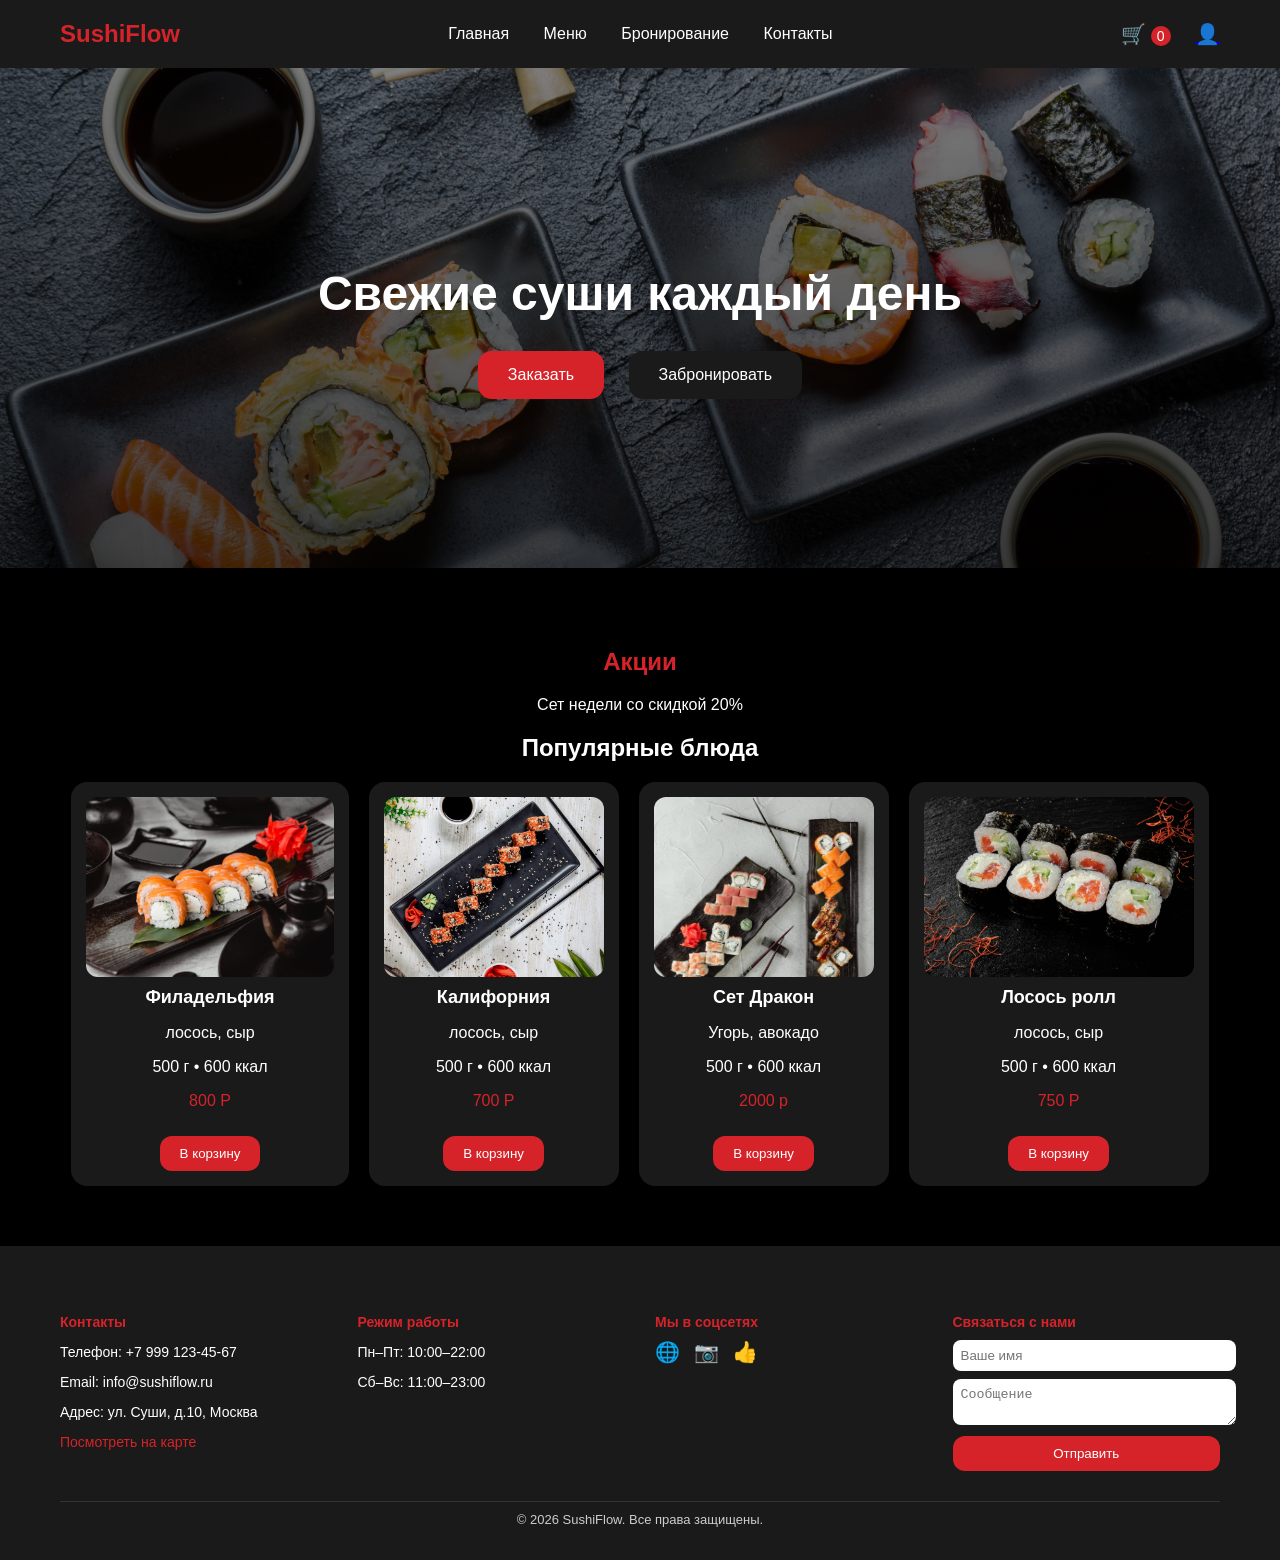
<file: index.html>
<!DOCTYPE html>
<html lang="ru">
<head>
    <meta charset="UTF-8">
    <meta name="viewport" content="width=device-width, initial-scale=1.0">
    <title>SushiFlow</title>
    <link rel="stylesheet" href="index.css">
</head>
<body>
    <header>
        <div class="logo">SushiFlow</div>
       <nav>
  <a href="index.html">Главная</a>
  <a href="menu.html">Меню</a>
  <a href="booking.html">Бронирование</a>
  <a href="contacts.html">Контакты</a>
</nav>
       <div class="icons">
        <span id="cart">🛒<span id="cart-count">0</span></span>
        <span><a href="profile.html">👤</a></span>
        </div>
    </header>
    <section class="hero">
        <h1>Свежие суши каждый  день</h1>
        <div class="buttons">
           <button class="order" onclick="window.location.href='menu.html'">Заказать</button>
<button class="reserve" onclick="window.location.href='booking.html'">Забронировать</button>
        </div>
    </section>
    <section class="menu">
  <h2 id="ac">Акции</h2>
  <p style="text-align:center;">Сет недели со скидкой 20%</p>
        <h2>Популярные блюда</h2>
        <div class="grid">
            <div class="card">
                <div class="img-wrap">
                <img src="img/fil.jpg" alt="">
                </div>
                <h3>Филадельфия</h3>
                <p>лосось, сыр</p>
                <p>500 г • 600 ккал</p>
                <p class="price">800 P</p>
                <button class="add">В корзину</button>
            </div>
            <div class="card">
                <div class="img-wrap">
               <img src="img/cal.jpg" alt="">
                </div>
                <h3>Калифорния</h3>
                <p>лосось, сыр</p>
<p>500 г • 600 ккал</p>
<p class="price">700 P</p>
                <button class="add">В корзину</button>
            </div>
            <div class="card">
                <div class="img-wrap">
                <img src="img/set.jpg" alt="">
                </div>
                <h3>Сет Дракон</h3>
    <p>Угорь, авокадо</p>
    <p>500 г • 600 ккал</p>
    <p class="price">2000 p</p>
    <button class="add">В корзину</button>
            </div>
            <div class="card">
                <div class="img-wrap">
                <img src="img/los.jpg" alt="">
                </div>
                <h3>Лосось ролл</h3>
                <p>лосось, сыр</p>
                <p>500 г • 600 ккал</p>
                <p class="price">750 P</p>
                <button class="add">В корзину</button>
            </div>    
        </div>
    </section>
    <footer id="contacts">
  <div class="footer-container">

    <div class="footer-section">
      <h4>Контакты</h4>
      <p>Телефон: +7 999 123-45-67</p>
      <p>Email: info@sushiflow.ru</p>
      <p>Адрес: ул. Суши, д.10, Москва</p>
      <a href="https://www.google.com/maps" target="_blank">Посмотреть на карте</a>
    </div>

    <div class="footer-section">
      <h4>Режим работы</h4>
      <p>Пн–Пт: 10:00–22:00</p>
      <p>Сб–Вс: 11:00–23:00</p>
    </div>

    <div class="footer-section">
      <h4>Мы в соцсетях</h4>
      <div class="social-icons">
        <a href="#" target="_blank">🌐</a>
        <a href="#" target="_blank">📷</a>
        <a href="#" target="_blank">👍</a>
      </div>
    </div>

    <div class="footer-section">
      <h4>Связаться с нами</h4>
      <form id="contact-form">
        <input type="text" placeholder="Ваше имя" required>
        <textarea placeholder="Сообщение" required></textarea>
        <button type="submit">Отправить</button>
      </form>
    </div>

  </div>

  <p class="footer-bottom">© 2026 SushiFlow. Все права защищены.</p>
</footer>
    <script src="index.js"></script>
</body>
</html>
</file>
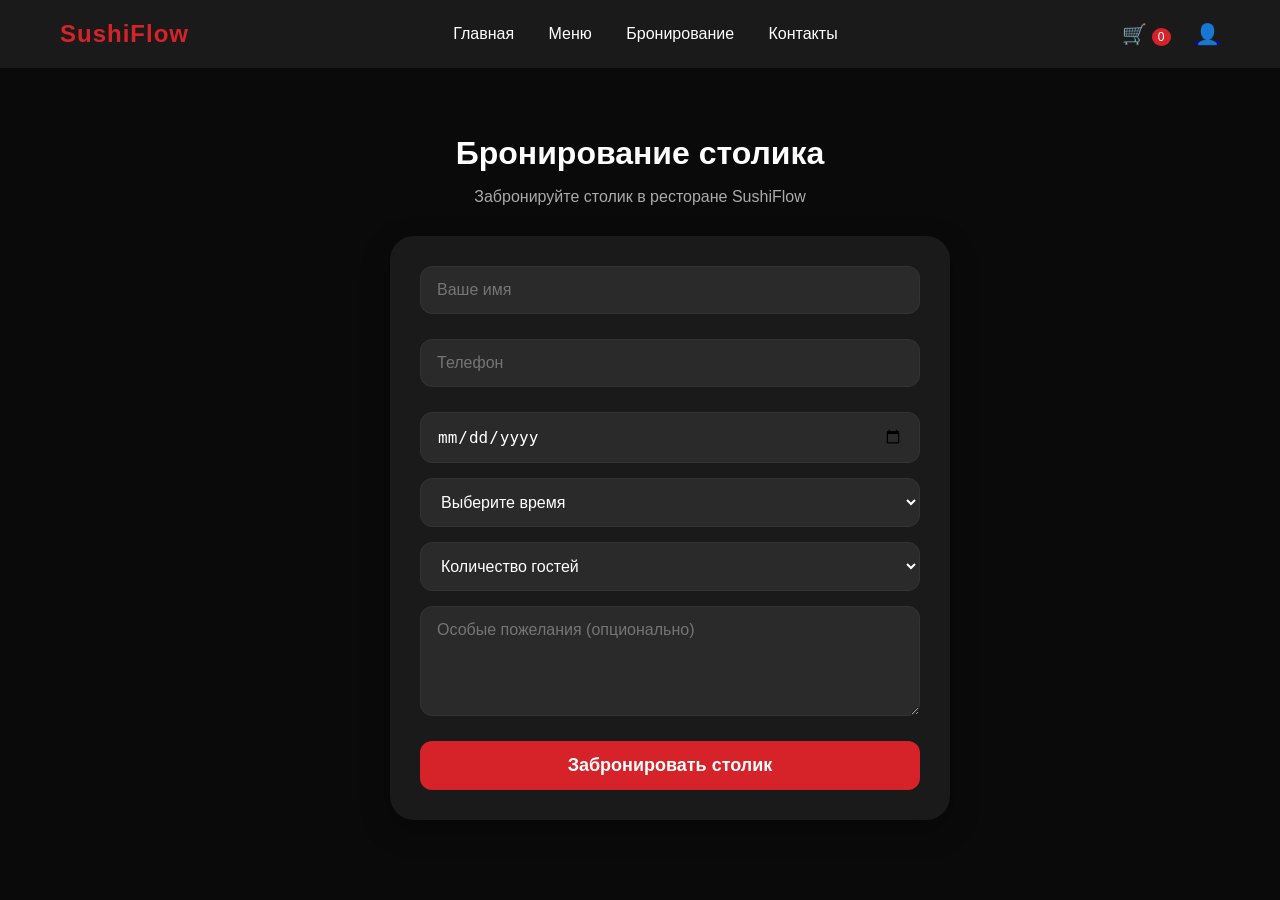
<file: booking.html>
<!DOCTYPE html>
<html lang="ru">
<head>
<meta charset="UTF-8">
<title>Бронирование | SushiFlow</title>
<link rel="stylesheet" href="booking.css">
</head>

<body>
 <header>
        <div class="logo">SushiFlow</div>
       <nav>
  <a href="index.html">Главная</a>
  <a href="menu.html">Меню</a>
  <a href="booking.html">Бронирование</a>
  <a href="contacts.html">Контакты</a>
</nav>
       <div class="icons">
        <span class="cart-icon">🛒<span id="cart-count">0</span></span>
        <span><a href="profile.html">👤</a></span>
        </div>
    </header>
<section class="menu">
  <h2>Бронирование столика</h2>
  <p class="subtitle">Забронируйте столик в ресторане SushiFlow</p>
<form id="booking-form" class="booking-form">

  <input type="text" id="booking-name" placeholder="Ваше имя" required>
  <div class="error-message" id="name-error"></div>

  <input type="tel" id="booking-phone" placeholder="Телефон" required>
  <div class="error-message" id="phone-error"></div>

  <input type="date" id="booking-date" required>

  <select id="booking-time" required>
    <option value="" disabled selected>Выберите время</option>
    <option>12:00</option>
    <option>13:00</option>
    <option>14:00</option>
    <option>15:00</option>
    <option>16:00</option>
    <option>17:00</option>
    <option>18:00</option>
    <option>19:00</option>
    <option>20:00</option>
    <option>21:00</option>
    <option>22:00</option>
  </select>

  <select id="booking-guests" required>
    <option value="" disabled selected>Количество гостей</option>
    <option>1</option>
    <option>2</option>
    <option>3</option>
    <option>4</option>
    <option>5</option>
    <option>6</option>
    <option>7</option>
    <option>8</option>
    <option>9</option>
    <option>10+</option>
  </select>

  <textarea id="booking-comment" placeholder="Особые пожелания (опционально)"></textarea>

  <button type="submit">Забронировать столик</button>
</form>
<div id="booking-result" class="result-message"></div>
</section>
 <script src="index.js"></script>
</body>
</html>
</file>
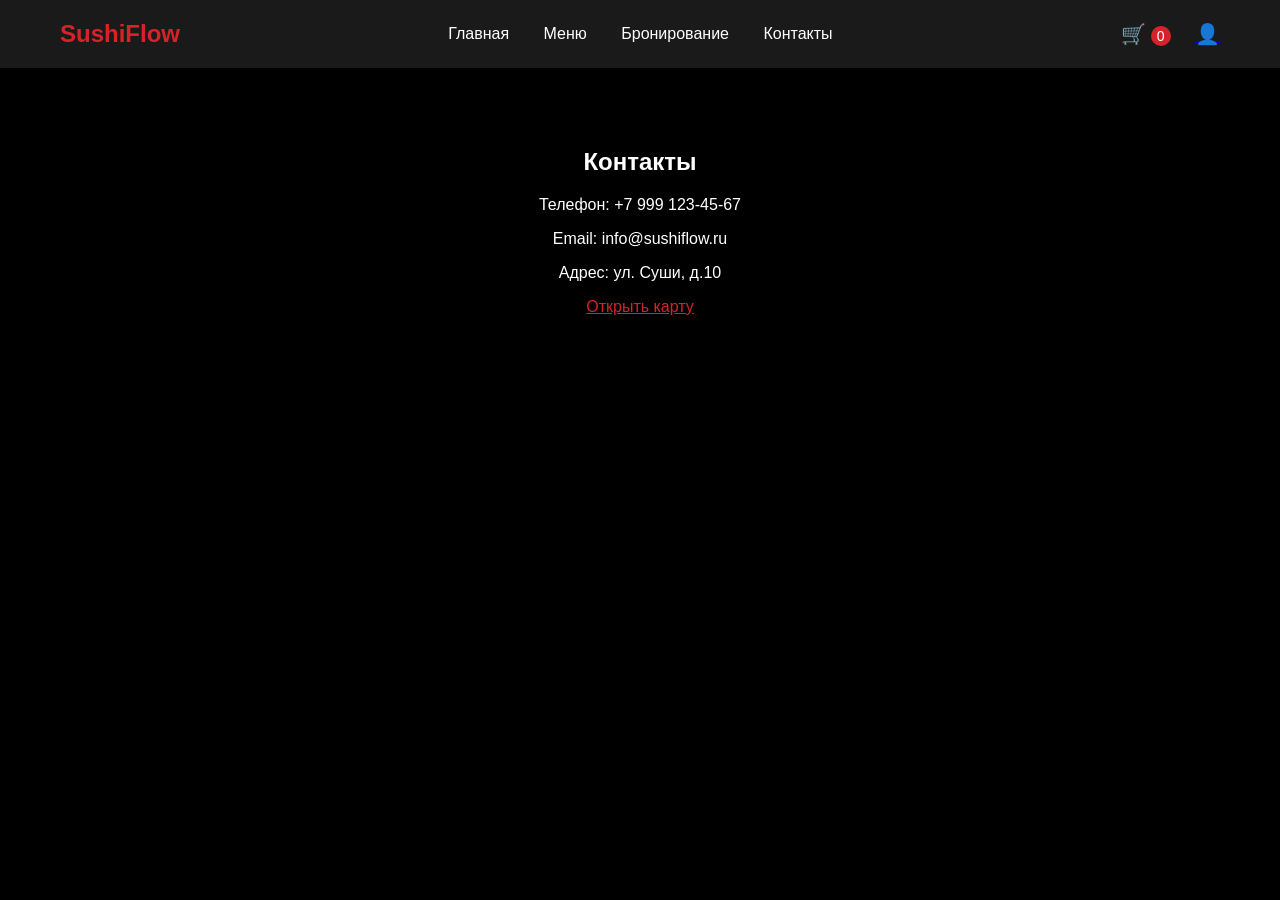
<file: contacts.html>
<!DOCTYPE html>
<html lang="ru">
<head>
<meta charset="UTF-8">
<title>Контакты | SushiFlow</title>
<link rel="stylesheet" href="contacts.css">
</head>

<body>
 <header>
        <div class="logo">SushiFlow</div>
       <nav>
  <a href="index.html">Главная</a>
  <a href="menu.html">Меню</a>
  <a href="booking.html">Бронирование</a>
  <a href="contacts.html">Контакты</a>
</nav>
       <div class="icons">
        <span id="cart">🛒<span id="cart-count">0</span></span>
        <span><a href="profile.html">👤</a></span>
        </div>
    </header>
<section class="menu">
  <h2>Контакты</h2>

  <p>Телефон: +7 999 123-45-67</p>
  <p>Email: info@sushiflow.ru</p>
  <p>Адрес: ул. Суши, д.10</p>

  <a href="https://www.google.com/maps" target="_blank">
    Открыть карту
  </a>

</section>

</body>
</html>
</file>
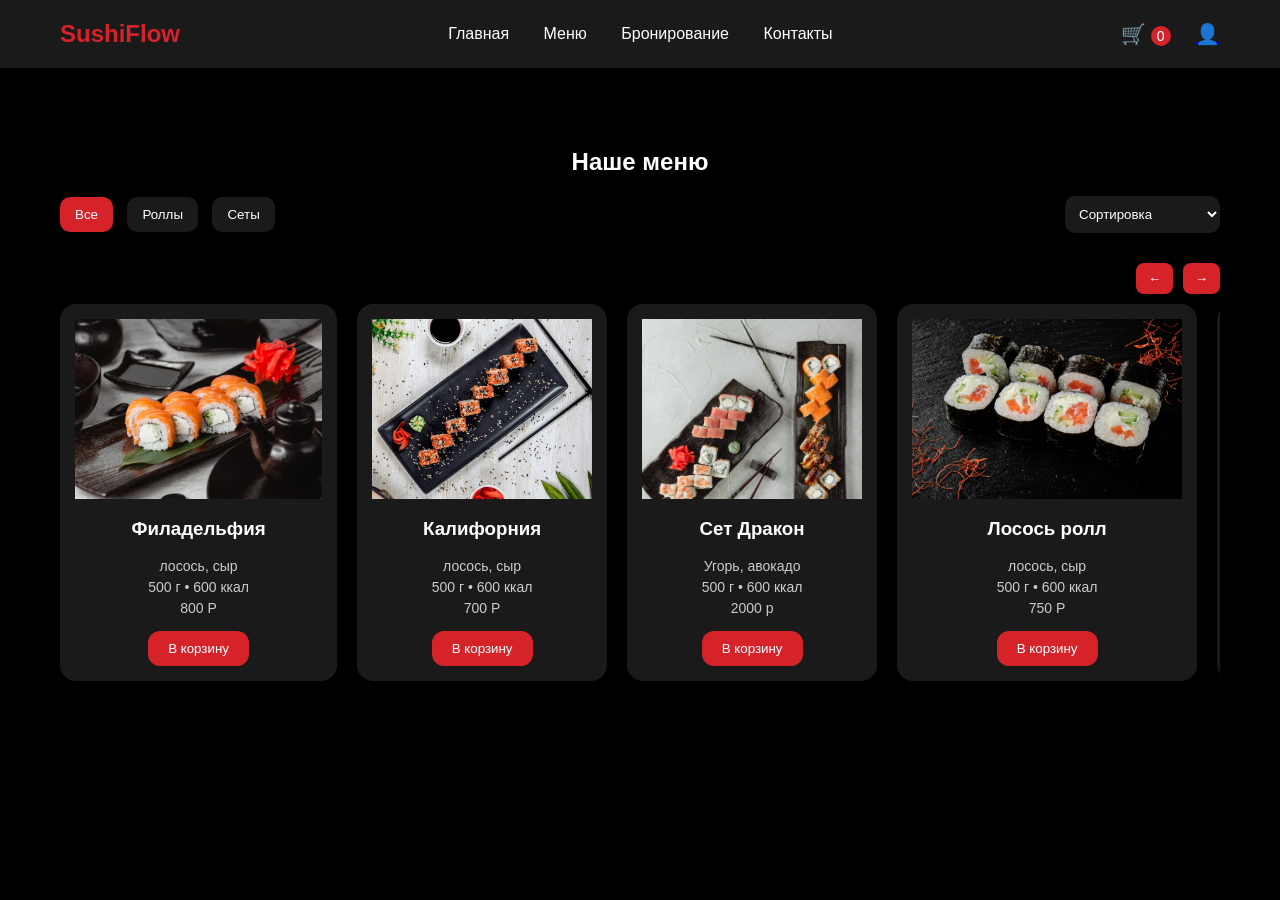
<file: menu.html>
<!DOCTYPE html>
<html lang="ru">
<head>
<meta charset="UTF-8">
<title>Меню | SushiFlow</title>
<link rel="stylesheet" href="menu.css">
</head>

<body>
 <header>
        <div class="logo">SushiFlow</div>
       <nav>
  <a href="index.html">Главная</a>
  <a href="menu.html">Меню</a>
  <a href="booking.html">Бронирование</a>
  <a href="contacts.html">Контакты</a>
</nav>
       <div class="icons">
        <span id="cart">🛒<span id="cart-count">0</span></span>
        <span><a href="profile.html">👤</a></span>
        </div>
    </header>
<section class="menu">

<h2>Наше меню</h2>

<div class="controls">
  <div class="filters">
    <button onclick="filterMenu('all')" class="active">Все</button>
    <button onclick="filterMenu('rolls')">Роллы</button>
    <button onclick="filterMenu('sets')">Сеты</button>
  </div>

  <select onchange="sortMenu(this.value)">
    <option value="default">Сортировка</option>
    <option value="low">Сначала дешёвые</option>
    <option value="high">Сначала дорогие</option>
  </select>
</div>
<div class="slider-buttons">
  <button onclick="scrollMenu(-200)">←</button>
  <button onclick="scrollMenu(200)">→</button>
</div>
<div class="grid" id="menu-grid">

  <div class="card" data-category="rolls" data-price="800">
    <div class="img-wrap">
                <img src="img/fil.jpg" alt="">
                </div>
                <h3>Филадельфия</h3>
                <p>лосось, сыр</p>
                <p>500 г • 600 ккал</p>
                <p class="price">800 P</p>
                <button class="add">В корзину</button>
  </div>
  <div class="card" data-category="rolls" data-price="700">
   <div class="img-wrap">
                <img src="img/cal.jpg" alt="">
                </div>
                <h3>Калифорния</h3>
                <p>лосось, сыр</p>
<p>500 г • 600 ккал</p>
<p class="price">700 P</p>
<button class="add">В корзину</button>
  </div>
  <div class="card" data-category="sets" data-price="2000">
    <div class="img-wrap">
      <img src="img/set.jpg">
    </div>
    <h3>Сет Дракон</h3>
    <p>Угорь, авокадо</p>
    <p>500 г • 600 ккал</p>
    <p class="price">2000 p</p>
    <button class="add">В корзину</button>
  </div>
<div class="card" data-category="rolls" data-price="750">
    <div class="img-wrap">
                <img src="img/los.jpg" alt="">
                </div>
                <h3>Лосось ролл</h3>
                <p>лосось, сыр</p>
                <p>500 г • 600 ккал</p>
                <p class="price">750 P</p>
                <button class="add">В корзину</button>
  </div>
   <div class="card" data-category="rolls" data-price="800">
    <div class="img-wrap">
                <img src="img/fil.jpg" alt="">
                </div>
                <h3>Филадельфия</h3>
                <p>лосось, сыр</p>
                <p>500 г • 600 ккал</p>
                <p class="price">800 P</p>
                <button class="add">В корзину</button>
  </div>
  <div class="card" data-category="rolls" data-price="700">
   <div class="img-wrap">
                <img src="img/cal.jpg" alt="">
                </div>
                <h3>Калифорния</h3>
                <p>лосось, сыр</p>
<p>500 г • 600 ккал</p>
<p class="price">700 P</p>
<button class="add">В корзину</button>
  </div>
  <div class="card" data-category="sets" data-price="2000">
    <div class="img-wrap">
      <img src="img/set.jpg">
    </div>
    <h3>Сет Дракон</h3>
    <p>Угорь, авокадо</p>
    <p>500 г • 600 ккал</p>
    <p class="price">2000 p</p>
    <button class="add">В корзину</button>
  </div>
<div class="card" data-category="rolls" data-price="750">
    <div class="img-wrap">
                <img src="img/los.jpg" alt="">
                </div>
                <h3>Лосось ролл</h3>
                <p>лосось, сыр</p>
                <p>500 г • 600 ккал</p>
                <p class="price">750 P</p>
                <button class="add">В корзину</button>
  </div>
</div>

</section>
 <script src="index.js"></script>
</body>
</html>
</file>
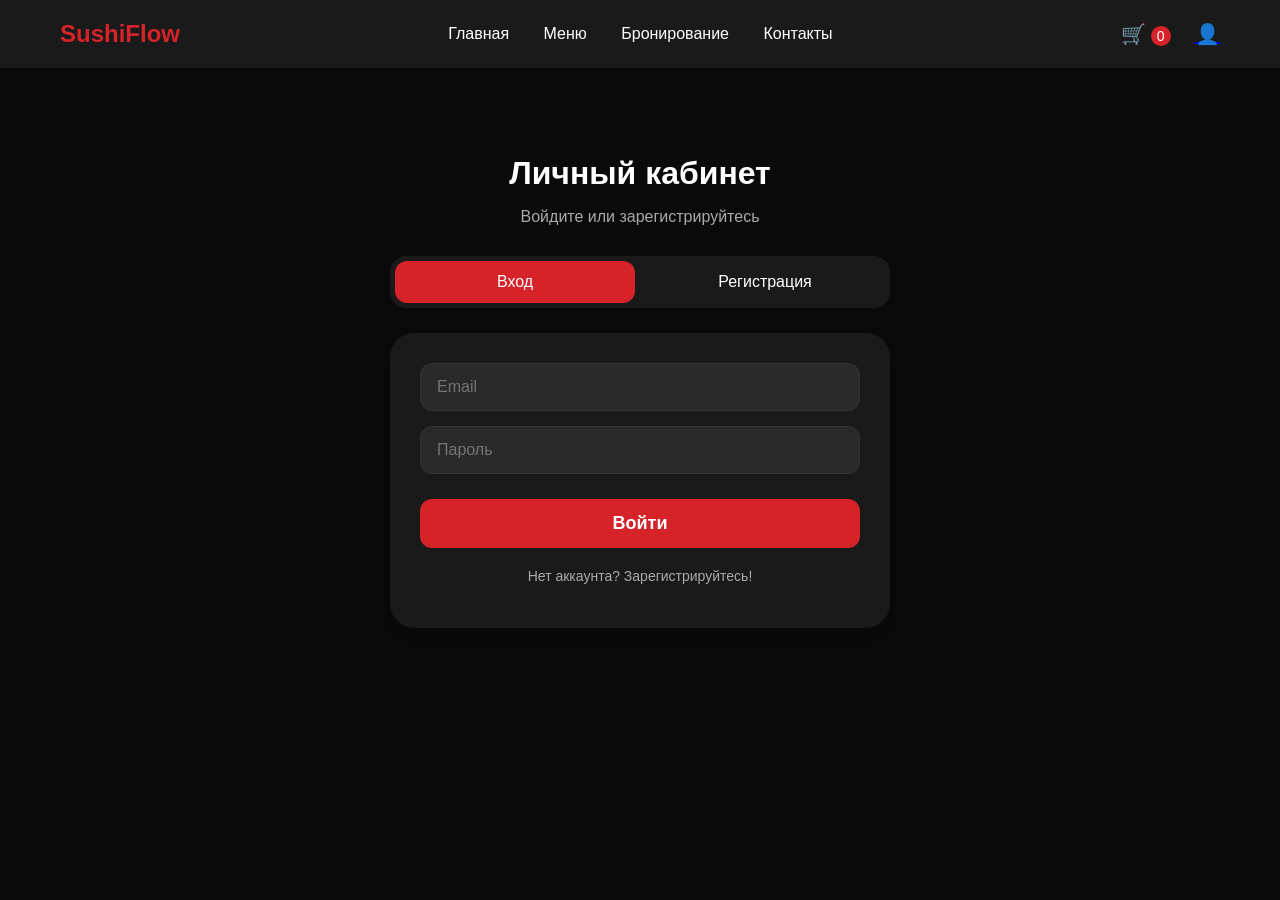
<file: profile.html>
<!DOCTYPE html>
<html lang="ru">
<head>
    <meta charset="UTF-8">
    <meta name="viewport" content="width=device-width, initial-scale=1.0">
    <title>Профиль | SushiFlow</title>
    <link rel="stylesheet" href="profile.css">
</head>
<body>
   <header>
        <div class="logo">SushiFlow</div>
       <nav>
  <a href="index.html">Главная</a>
  <a href="menu.html">Меню</a>
  <a href="booking.html">Бронирование</a>
  <a href="contacts.html">Контакты</a>
</nav>
       <div class="icons">
        <span class="cart-icon">🛒<span id="cart-count">0</span></span>
        <span><a href="profile.html">👤</a></span>
        </div>
    </header>
<section class="profile">

<h2>Личный кабинет</h2>
<p class="subtitle">Войдите или зарегистрируйтесь</p>

<div class="profile-tabs">
  <button class="tab-btn active" data-tab="login">Вход</button>
  <button class="tab-btn" data-tab="register">Регистрация</button>
</div>

<form id="profile-form" class="profile-form">
  <div id="login-form" class="tab-content active">
    <input type="email" id="login-email" placeholder="Email" required>
    <input type="password" id="login-password" placeholder="Пароль" required>
    <button type="submit" class="submit-btn">Войти</button>
    <p class="form-footnote">Нет аккаунта? Зарегистрируйтесь!</p>
  </div>

  <div id="register-form" class="tab-content">
    <input type="text" id="reg-name" placeholder="Ваше имя" required>
    <input type="email" id="reg-email" placeholder="Email" required>
    <input type="tel" id="reg-phone" placeholder="Телефон" required>
    <input type="password" id="reg-password" placeholder="Пароль" required>
    <input type="password" id="reg-password-confirm" placeholder="Подтвердите пароль" required>
    <button type="button" id="register-btn" class="submit-btn">Зарегистрироваться</button>
  </div>
</form>
<div id="profile-result" class="result-message"></div>
</section>
 <script src="index.js"></script>
</body>
</html>
</file>
<file: index.css>
body{
    margin: 0;
    font-family: Arial, sans-serif;
    background: #000000;
    color: white;
}
header{
    display: flex;
    align-items: center;
    justify-content: space-between;
    padding: 20px 60px;
    background: #1A1A1A;
}
.logo{
    font-size: 24px;
    font-weight: bold;
    color: #D6232A;
}
nav a{
    margin: 0 15px;
    text-decoration: none;
    color: white;
    font-size: 16px;
}
.icons span{
    margin-left: 20px;
    font-size: 20px;
    cursor: pointer;
}
#cart-count{
    background: #D6232A;
    border-radius: 50%;
    padding: 2px 6px;
    font-size: 14px;
    margin-left: 5px;
}
.hero{
    height: 500px;
    background:linear-gradient(rgba(0, 0, 0, 0.5),rgba(0, 0, 0, 0.74)), url(img/hero.jpg);
    background-size: cover;
    background-position: center;
    display: flex;
    flex-direction: column;
    justify-content: center;
    align-items: center;
    text-align: center;
}
.hero h1{
    font-size: 48px;
    margin-bottom: 20px;
}
.buttons button{
    padding: 15px 30px;
    margin: 10px;
    font-size: 16px;
    border: none;
    border-radius: 14px;
    cursor: pointer;
    transition: 0.3s;
}
.order{
    background:#D6232A ;
    color: white;
}
.reserve{
    background: #1A1A1A;
    color: white;
    border: 1px solid #D6232A;
}
.buttons button:hover{
    transform: scale(1.05);
}
.menu{
    padding: 60px;
    text-align: center;
}
.menu h1{
    margin-bottom: 40px;
}
.grid{
    display: flex;
    gap: 20px;
    justify-content: center;
}
.card{
    background: #1A1A1A;
    border-radius: 16px;
    padding: 15px;
    min-width:220px;
    flex: 0 0 auto;
    transition: 0.3s;
}
.img-wrap{
    width: 100%;
    height: 180px;
    overflow: hidden;
    border-radius: 12px;
    margin-bottom: 10px;
}
.img-wrap img{
    width: 100%;
    height: 100%;
    object-fit: cover;
    
}
.card h3{
    margin: 10px 0;
    font-size: 18px;
}
.price{
    color: #D6232A;
    font-size: 16px;
}

.add{
    margin-top: 10px;
    padding: 10px 20px;
    border: none;
    border-radius: 12px;
    background: #D6232A;
    color: white;
    cursor: pointer;
    transition: 0.3s;
}
.add:hover{
    background: #ff2f37;
}
footer{
  background:#1A1A1A;
  color:white;
  padding:50px 60px 20px 60px;
  font-size:14px;
}
.footer-container{
  display:flex;
  flex-wrap:wrap;
  gap:30px;
  justify-content:space-between;
}
.footer-section{
  flex:1 1 200px;
  min-width:200px;
}
.footer-section h4{
  color:#D6232A;
  margin-bottom:10px;
}
.footer-section a{
  color:#D6232A;
  text-decoration:none;
}
.footer-section a:hover{
  text-decoration:underline;
}
.social-icons a{
  margin-right:10px;
  font-size:20px;
  display:inline-block;
}
#contact-form input,
#contact-form textarea{
  width:100%;
  padding:8px;
  margin-bottom:8px;
  border-radius:8px;
  border:none;
}
#contact-form button{
  padding:10px;
  width:100%;
  border:none;
  border-radius:12px;
  background:#D6232A;
  color:white;
  cursor:pointer;
  transition:0.3s;
}
#contact-form button:hover{
  background:#ff2f37;
}
.footer-bottom{
  text-align:center;
  margin-top:30px;
  border-top:1px solid #333;
  padding-top:10px;
  font-size:13px;
  color:#ccc;
}
html{
    scroll-behavior: smooth;
}
#ac{
    color:#D6232A;
}
</file>
<file: booking.css>
body{
  margin:0;
  font-family: 'Segoe UI', Arial, sans-serif;
  background:#0a0a0a;
  color:white;
}
header{
    display: flex;
    align-items: center;
    justify-content: space-between;
    padding: 20px 60px;
    background: #1A1A1A;
    position: sticky;
    top: 0;
    z-index: 100;
}
.logo{
    font-size: 24px;
    font-weight: bold;
    color: #D6232A;
    letter-spacing: 1px;
}
nav a{
    margin: 0 15px;
    text-decoration: none;
    color: white;
    font-size: 16px;
    transition: color 0.3s;
}
nav a:hover{
    color: #D6232A;
}
.icons span{
    margin-left: 20px;
    font-size: 20px;
    cursor: pointer;
}
#cart-count{
    background: #D6232A;
    border-radius: 50%;
    padding: 2px 6px;
    font-size: 12px;
    margin-left: 5px;
}
.menu{
  padding: 40px 20px;
  text-align:center;
  max-width: 500px;
  margin: 0 auto;
}
.menu h2{
  font-size: 32px;
  margin-bottom: 10px;
}
.subtitle{
  color: #aaa;
  margin-bottom: 30px;
}
.booking-form{
  display:flex;
  flex-direction:column;
  gap:15px;
  width: 100%;
  background: #1A1A1A;
  padding: 30px;
  border-radius: 24px;
  box-shadow: 0 10px 30px rgba(0,0,0,0.3);
}
.booking-form input,
.booking-form select,
.booking-form textarea{
  padding: 14px 16px;
  border-radius: 12px;
  border: 1px solid #333;
  background: #2a2a2a;
  color: white;
  font-size: 16px;
  transition: all 0.3s;
}
.booking-form input:focus,
.booking-form select:focus,
.booking-form textarea:focus{
  outline: none;
  border-color: #D6232A;
  box-shadow: 0 0 0 3px rgba(214,35,42,0.2);
}
.booking-form textarea{
  min-height: 80px;
  resize: vertical;
  font-family: inherit;
}
.booking-form button{
  padding: 14px;
  border: none;
  border-radius: 12px;
  background: #D6232A;
  color: white;
  font-size: 18px;
  font-weight: bold;
  cursor: pointer;
  transition: all 0.3s;
  margin-top: 10px;
}
.booking-form button:hover{
  background: #b51c22;
  transform: translateY(-2px);
}
.booking-form button:active{
  transform: translateY(0);
}
.error-message{
  color: #ff6b6b;
  font-size: 12px;
  text-align: left;
  margin-top: -10px;
  margin-bottom: 5px;
}
.result-message{
  margin-top: 20px;
  padding: 15px;
  border-radius: 12px;
  background: #1A1A1A;
  display: none;
}
.result-message.success{
  display: block;
  background: #1e3a2f;
  color: #4ade80;
  border-left: 4px solid #4ade80;
}
.result-message.error{
  display: block;
  background: #3a1e1e;
  color: #ff6b6b;
  border-left: 4px solid #ff6b6b;
}
@media (max-width: 600px){
  header{
    padding: 15px 20px;
  }
  nav a{
    margin: 0 8px;
    font-size: 14px;
  }
  .booking-form{
    padding: 20px;
  }
  .menu{
    padding: 30px 15px;
  }
}
</file>
<file: contacts.css>
body{
  margin:0;
  font-family:Arial;
  background:#000;
  color:white;
}
header{
    display: flex;
    align-items: center;
    justify-content: space-between;
    padding: 20px 60px;
    background: #1A1A1A;
}
.logo{
    font-size: 24px;
    font-weight: bold;
    color: #D6232A;
}
nav a{
    margin: 0 15px;
    text-decoration: none;
    color: white;
    font-size: 16px;
}
.icons span{
    margin-left: 20px;
    font-size: 20px;
    cursor: pointer;
}
#cart-count{
    background: #D6232A;
    border-radius: 50%;
    padding: 2px 6px;
    font-size: 14px;
    margin-left: 5px;
}
.menu{
  padding:60px;
  text-align:center;
}

.menu a{
  color:#D6232A;
}
</file>
<file: menu.css>
body{
  margin:0;
  font-family:Arial;
  background:#000;
  color:#fff;
}
header{
    display: flex;
    align-items: center;
    justify-content: space-between;
    padding: 20px 60px;
    background: #1A1A1A;
}
.logo{
    font-size: 24px;
    font-weight: bold;
    color: #D6232A;
}
nav a{
    margin: 0 15px;
    text-decoration: none;
    color: white;
    font-size: 16px;
}
.icons span{
    margin-left: 20px;
    font-size: 20px;
    cursor: pointer;
}
#cart-count{
    background: #D6232A;
    border-radius: 50%;
    padding: 2px 6px;
    font-size: 14px;
    margin-left: 5px;
}
.menu{
  padding:60px;
  text-align:center;
}

.grid{
  display:flex;
  overflow-x: auto;
  padding-bottom: 10px;
  scroll-behavior: smooth;
  gap:20px;
}
.grid::-webkit-scrollbar-thumb{
    background: #D6232A;
    border-radius: 10px;
}

.card{
  min-width:220px;
  flex: 0 0 auto;
  background:#1A1A1A;
  border-radius:16px;
  padding:15px;
  transform: 0.3s;
}

.img-wrap{
  height:180px;
  overflow:hidden;
}

.img-wrap img{
  width:100%;
  height:100%;
  object-fit:cover;
}
.controls{
  display:flex;
  justify-content:space-between;
  align-items:center;
  margin-bottom:30px;
}

.filters button{
  margin-right:10px;
  padding:10px 15px;
  border:none;
  border-radius:10px;
  background:#1A1A1A;
  color:white;
  cursor:pointer;
  transition:0.3s;
}

.filters button.active,
.filters button:hover{
  background:#D6232A;
}

select{
  padding:10px;
  border-radius:10px;
  background:#1A1A1A;
  color:white;
  border:none;
}

.card p{
  font-size:14px;
  color:#ccc;
  margin:5px 0;
}
.slider-buttons{
  text-align:right;
  margin-bottom:10px;
}

.slider-buttons button{
  margin-left:5px;
  padding:8px 12px;
  border:none;
  border-radius:8px;
  background:#D6232A;
  color:white;
  cursor:pointer;
}

.add{
    margin-top: 10px;
    padding: 10px 20px;
    border: none;
    border-radius: 12px;
    background: #D6232A;
    color: white;
    cursor: pointer;
    transition: 0.3s;
}
.add:hover{
    background: #ff2f37;
}
</file>
<file: profile.css>
body{
  margin:0;
  font-family: 'Segoe UI', Arial, sans-serif;
  background:#0a0a0a;
  color:white;
}
header{
    display: flex;
    align-items: center;
    justify-content: space-between;
    padding: 20px 60px;
    background: #1A1A1A;
}
.logo{
    font-size: 24px;
    font-weight: bold;
    color: #D6232A;
}
nav a{
    margin: 0 15px;
    text-decoration: none;
    color: white;
    font-size: 16px;
    transition: color 0.3s;
}
nav a:hover{
    color: #D6232A;
}
#cart-count{
    background: #D6232A;
    border-radius: 50%;
    padding: 2px 6px;
    font-size: 14px;
    margin-left: 5px;
}
.icons span{
    margin-left: 20px;
    font-size: 20px;
    cursor: pointer;
}
.profile{
  padding: 60px 20px;
  text-align:center;
  max-width: 500px;
  margin: 0 auto;
}
.profile h2{
  font-size: 32px;
  margin-bottom: 10px;
}
.subtitle{
  color: #aaa;
  margin-bottom: 30px;
}
.profile-tabs{
  display: flex;
  gap: 10px;
  margin-bottom: 25px;
  background: #1A1A1A;
  padding: 5px;
  border-radius: 16px;
}
.tab-btn{
  flex: 1;
  padding: 12px;
  border: none;
  background: transparent;
  color: white;
  font-size: 16px;
  cursor: pointer;
  border-radius: 12px;
  transition: 0.3s;
}
.tab-btn.active{
  background: #D6232A;
}
.profile-form{
  background:#1A1A1A;
  padding: 30px;
  border-radius: 24px;
  text-align:left;
  color: white;
  box-shadow: 0 10px 30px rgba(0,0,0,0.3);
}
.tab-content{
  display: none;
}
.tab-content.active{
  display: block;
}
.profile-form input{
  width: 100%;
  padding: 14px 16px;
  margin-bottom: 15px;
  border-radius: 12px;
  border: 1px solid #333;
  background: #2a2a2a;
  color: white;
  font-size: 16px;
  box-sizing: border-box;
  transition: all 0.3s;
}
.profile-form input:focus{
  outline: none;
  border-color: #D6232A;
  box-shadow: 0 0 0 3px rgba(214,35,42,0.2);
}
.submit-btn{
  width: 100%;
  padding: 14px;
  border: none;
  border-radius: 12px;
  background: #D6232A;
  color: white;
  font-size: 18px;
  font-weight: bold;
  cursor: pointer;
  transition: 0.3s;
  margin-top: 10px;
}
.submit-btn:hover{
  background: #b51c22;
  transform: translateY(-2px);
}
.form-footnote{
  text-align: center;
  color: #aaa;
  font-size: 14px;
  margin-top: 20px;
}
.result-message{
  margin-top: 20px;
  padding: 15px;
  border-radius: 12px;
  display: none;
}
.result-message.success{
  display: block;
  background: #1e3a2f;
  color: #4ade80;
  border-left: 4px solid #4ade80;
}
@media (max-width: 600px){
  header{
    padding: 15px 20px;
  }
  nav a{
    margin: 0 8px;
    font-size: 14px;
  }
  .profile-form{
    padding: 20px;
  }
}
</file>
